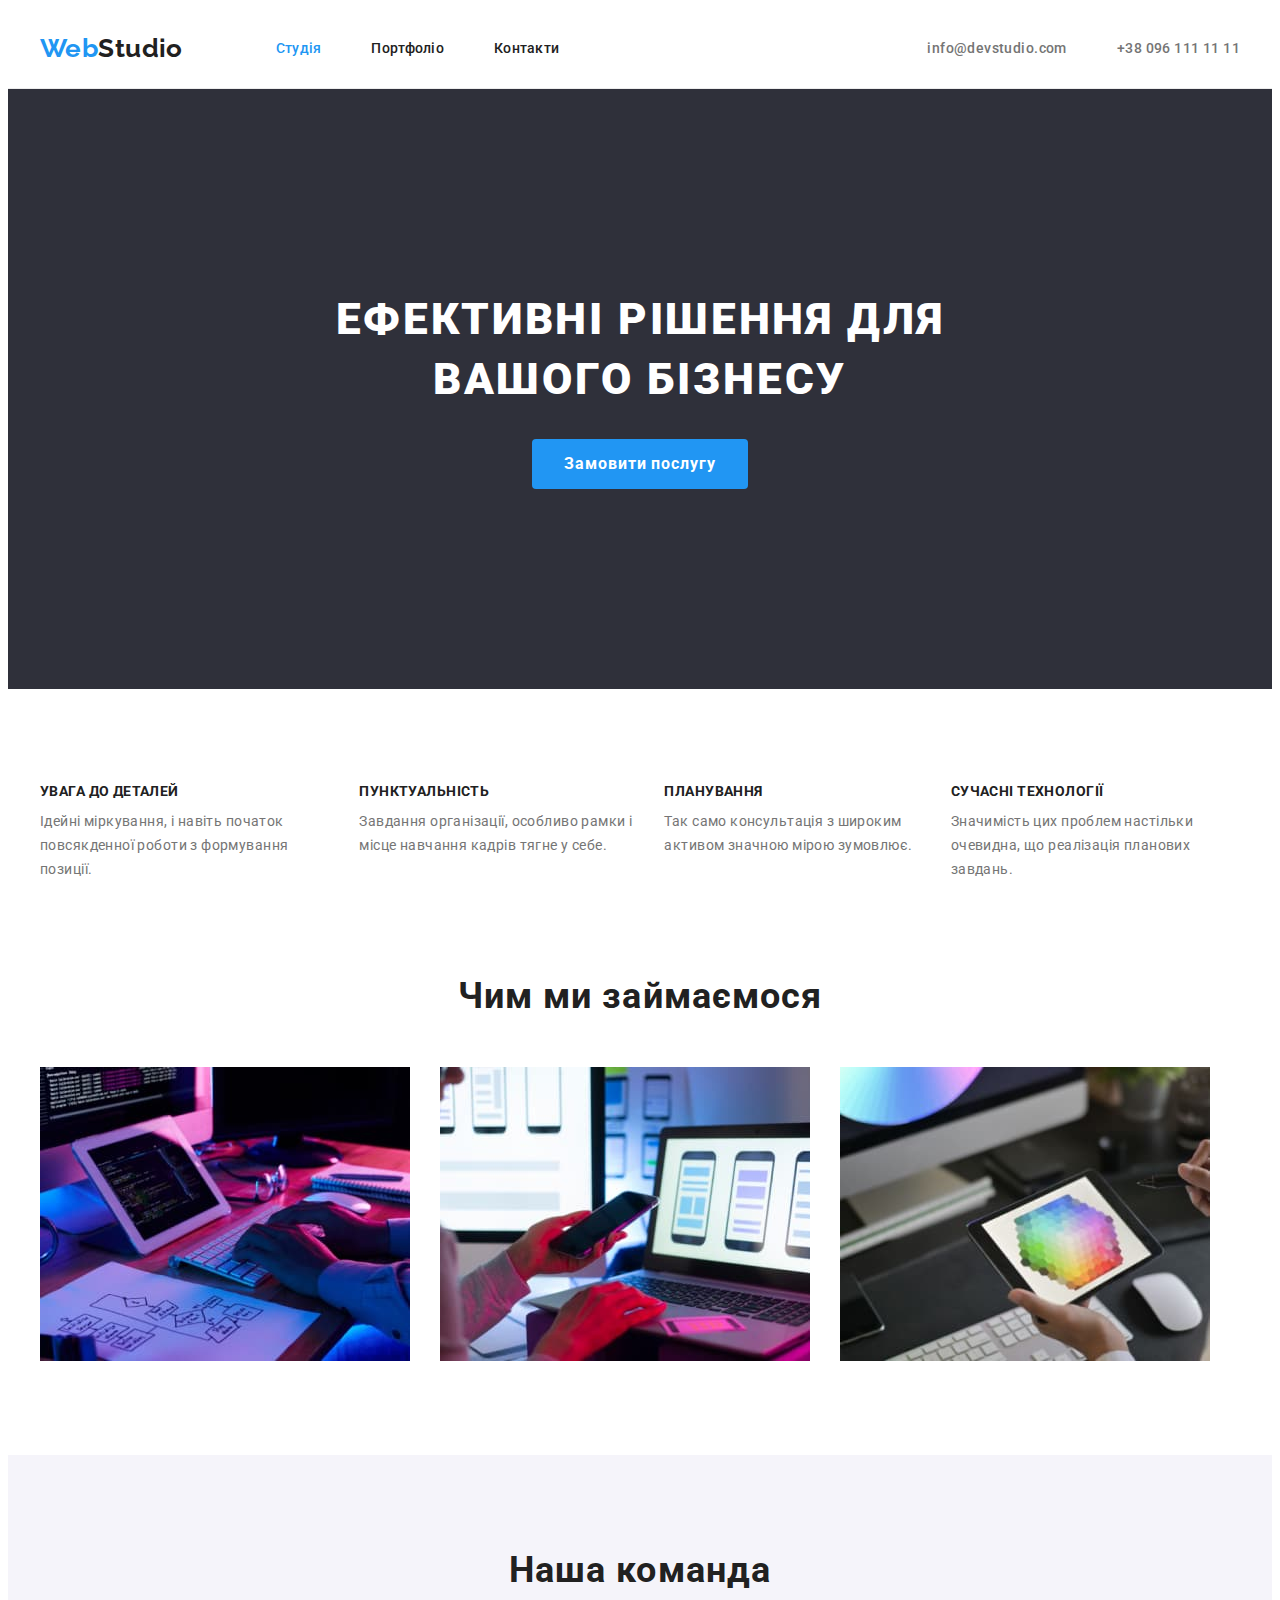
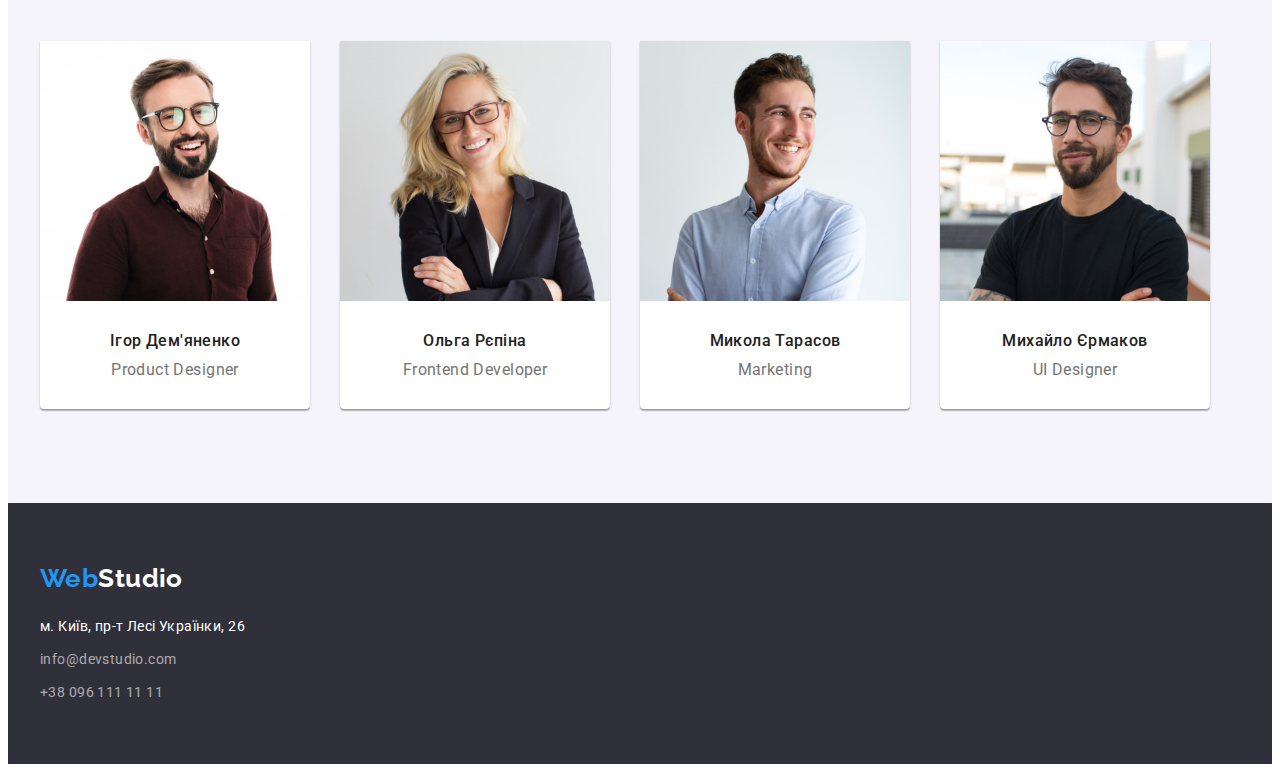
<file: index.html>
<!DOCTYPE html>
<html lang="uk">
  <head>
    <meta charset="UTF-8" />
    <meta http-equiv="X-UA-Compatible" content="IE=edge" />
    <meta name="viewport" content="width=device-width, initial-scale=1.0" />
    <title>Студія</title>
    <link rel="preconnect" href="https://fonts.googleapis.com" />
    <link rel="preconnect" href="https://fonts.gstatic.com" crossorigin />
    <link
      href="https://fonts.googleapis.com/css2?family=Raleway:wght@700&family=Roboto:wght@400;500;700;900&display=swap"
      rel="stylesheet"
    />
    <link
      rel="stylesheet"
      href="https://cdnjs.cloudflare.com/ajax/libs/modern-normalize/1.1.0/modern-normalize.min.css"
      integrity="sha512-wpPYUAdjBVSE4KJnH1VR1HeZfpl1ub8YT/NKx4PuQ5NmX2tKuGu6U/JRp5y+Y8XG2tV+wKQpNHVUX03MfMFn9Q=="
      crossorigin="anonymous"
      referrerpolicy="no-referrer"
    />
    <link rel="stylesheet" href="./css/styles.css" />
  </head>

  <body>
    <!-- Шапка сайту -->
    <header class="menu">
      <div class="main-nav container">
        <nav class="navi">
          <a class="logo link" href="./index.html">Web<span class="logo-text-header">Studio</span></a>

          <ul class="navi-items list">
            <li class="item">
              <a class="header-link current" href="./index.html">Студія</a>
            </li>
            <li class="item">
              <a class="header-link" href="./portfolio.html">Портфоліо</a>
            </li>
            <li class="item"><a class="header-link" href="#">Контакти</a></li>
          </ul>
        </nav>

        <ul class="navi-contacts list">
          <li class="item">
            <a class="navi-link" href="mailto:info@devstudio.com">info@devstudio.com</a>
          </li>
          <li class="item">
            <a class="navi-link" href="tel:+380961111111">+38 096 111 11 11</a>
          </li>
        </ul>
      </div>
    </header>

    <main>
      <!-- Герой -->
      <section class="hero">
        <div class="container">
          <h1 class="hero-title capitalize">Ефективні рішення для вашого бізнесу</h1>
          <button class="btn-primary" type="button">Замовити послугу</button>
        </div>
      </section>

      <!-- Особливості -->
      <section class="features section">
        <div class="container">
          <h2 class="visually-hidden">Наші особливості</h2>
          <ul class="features-list list">
            <li class="features-item">
              <h3 class="features-title capitalize">Увага до деталей</h3>
              <p class="features-desc">Ідейні міркування, і навіть початок повсякденної роботи з формування позиції.</p>
            </li>
            <li class="features-item">
              <h3 class="features-title capitalize">Пунктуальність</h3>
              <p class="features-desc">Завдання організації, особливо рамки і місце навчання кадрів тягне у себе.</p>
            </li>
            <li class="features-item">
              <h3 class="features-title capitalize">Планування</h3>
              <p class="features-desc">Так само консультація з широким активом значною мірою зумовлює.</p>
            </li>
            <li class="features-item">
              <h3 class="features-title capitalize">Сучасні технології</h3>
              <p class="features-desc">Значимість цих проблем настільки очевидна, що реалізація планових завдань.</p>
            </li>
          </ul>
        </div>
      </section>

      <!-- Чим ми займаємося -->
      <section class="activities section">
        <div class="container">
          <h2 class="section-title">Чим ми займаємося</h2>
          <ul class="activities-list list">
            <li class="activities-item">
              <img class="activities-img" src="./images/box1.jpg" alt="Верстка макету" width="370" height="294" />
            </li>
            <li class="activities-item">
              <img
                class="activities-img"
                src="./images/box2.jpg"
                alt="Адаптація для гаджетів"
                width="370"
                height="294"
              />
            </li>
            <li class="activities-item">
              <img class="activities-img" src="./images/box3.jpg" alt="Стилізація сайту" width="370" height="294" />
            </li>
          </ul>
        </div>
      </section>

      <!-- Наша команда -->
      <section class="team section">
        <div class="container">
          <h2 class="section-title">Наша команда</h2>
          <ul class="team-list list">
            <li class="team-item">
              <img class="team-img" src="./images/member1.jpg" width="270" height="260" alt="Ігор Дем'яненко" />
              <div class="team-desc">
                <h3 class="team-name">Ігор Дем'яненко</h3>
                <p class="team-role">Product Designer</p>
              </div>
            </li>
            <li class="team-item">
              <img class="team-img" src="./images/member2.jpg" width="270" height="260" alt="Ольга Рєпіна" />
              <div class="team-desc">
                <h3 class="team-name">Ольга Рєпіна</h3>
                <p class="team-role">Frontend Developer</p>
              </div>
            </li>
            <li class="team-item">
              <img class="team-img" src="./images/member3.jpg" width="270" height="260" alt="Микола Тарасов" />
              <div class="team-desc">
                <h3 class="team-name">Микола Тарасов</h3>
                <p class="team-role">Marketing</p>
              </div>
            </li>
            <li class="team-item">
              <img class="team-img" src="./images/member4.jpg" width="270" height="260" alt="Михайло Єрмаков" />
              <div class="team-desc">
                <h3 class="team-name">Михайло Єрмаков</h3>
                <p class="team-role">UI Designer</p>
              </div>
            </li>
          </ul>
        </div>
      </section>
    </main>

    <!-- Підвал -->
    <footer class="footer">
      <div class="container">
        <a class="logo" href="./index.html">Web<span class="logo-text-footer">Studio</span></a>
        <address class="footer-contacts">
          <ul class="address-list list">
            <li class="address-item">
              <a
                class="address-link"
                href="https://goo.gl/maps/n3ZvedRcKPrbeR4S9"
                target="_blank"
                rel="noreferrer noopener nofollow"
                >м. Київ, пр-т Лесі Українки, 26</a
              >
            </li>
            <li class="address-item">
              <a class="footer-link" href="mailto:info@devstudio.com">info@devstudio.com</a>
            </li>
            <li class="address-item">
              <a class="footer-link" href="tel:+380961111111">+38 096 111 11 11</a>
            </li>
          </ul>
        </address>
      </div>
    </footer>
  </body>
</html>
</file>
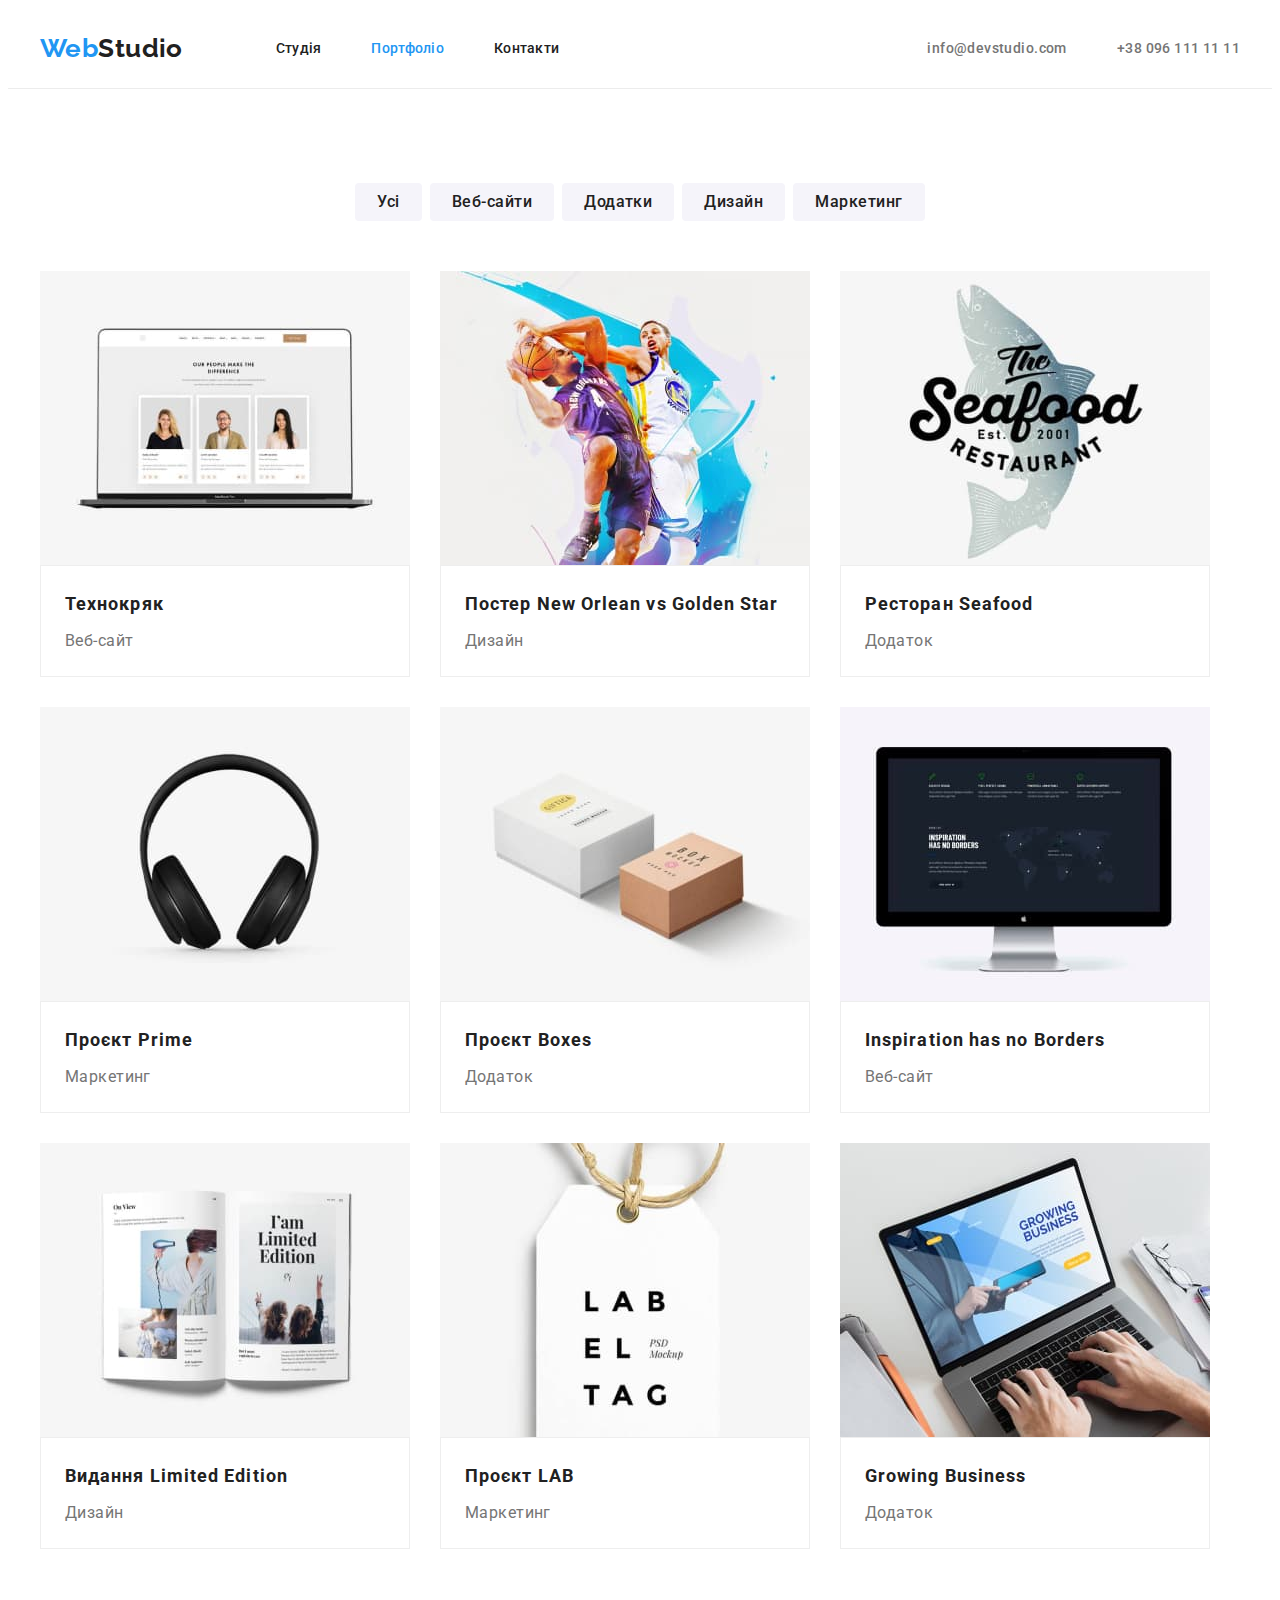
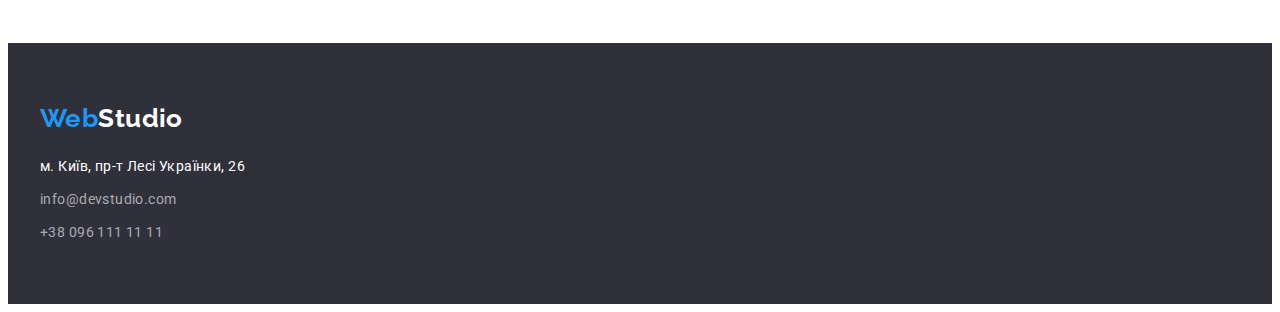
<file: portfolio.html>
<!DOCTYPE html>
<html lang="uk">
  <head>
    <meta charset="UTF-8" />
    <meta http-equiv="X-UA-Compatible" content="IE=edge" />
    <meta name="viewport" content="width=device-width, initial-scale=1.0" />
    <title>Портфоліо</title>
    <link rel="preconnect" href="https://fonts.googleapis.com" />
    <link rel="preconnect" href="https://fonts.gstatic.com" crossorigin />
    <link
      href="https://fonts.googleapis.com/css2?family=Raleway:wght@700&family=Roboto:wght@400;500;700;900&display=swap"
      rel="stylesheet"
    />
    <link
      rel="stylesheet"
      href="https://cdnjs.cloudflare.com/ajax/libs/modern-normalize/1.1.0/modern-normalize.min.css"
      integrity="sha512-wpPYUAdjBVSE4KJnH1VR1HeZfpl1ub8YT/NKx4PuQ5NmX2tKuGu6U/JRp5y+Y8XG2tV+wKQpNHVUX03MfMFn9Q=="
      crossorigin="anonymous"
      referrerpolicy="no-referrer"
    />
    <link rel="stylesheet" href="./css/styles.css" />
  </head>
  <body>
    <!-- Шапка сайту -->
    <header class="menu">
      <div class="main-nav container">
        <nav class="navi">
          <a class="logo link" href="./index.html">Web<span class="logo-text-header">Studio</span></a>

          <ul class="navi-items list">
            <li class="item">
              <a class="header-link" href="./index.html">Студія</a>
            </li>
            <li class="item">
              <a class="header-link current" href="./portfolio.html">Портфоліо</a>
            </li>
            <li class="item"><a class="header-link" href="">Контакти</a></li>
          </ul>
        </nav>

        <ul class="navi-contacts list">
          <li class="item">
            <a class="navi-link" href="mailto:info@devstudio.com">info@devstudio.com</a>
          </li>
          <li class="item">
            <a class="navi-link" href="tel:+380961111111">+38 096 111 11 11</a>
          </li>
        </ul>
      </div>
    </header>

    <main>
      <section class="portfolio section">
        <div class="container">
          <h1 class="visually-hidden">Наші проєкти</h1>
          <ul class="filter-items list">
            <li class="item">
              <button type="button" class="btn-secondary">Усі</button>
            </li>
            <li class="item">
              <button type="button" class="btn-secondary">Веб-сайти</button>
            </li>
            <li class="item">
              <button type="button" class="btn-secondary">Додатки</button>
            </li>
            <li class="item">
              <button type="button" class="btn-secondary">Дизайн</button>
            </li>
            <li class="item">
              <button type="button" class="btn-secondary">Маркетинг</button>
            </li>
          </ul>

          <ul class="cards list">
            <li class="card">
              <img class="card-img" src="./images/project1.jpg" width="370" height="294" alt="Технокряк" />

              <div class="card-desc">
                <h2 class="card-title">Технокряк</h2>
                <p class="card-type">Веб-сайт</p>
              </div>
            </li>

            <li class="card">
              <img
                class="card-img"
                src="./images/project2.jpg"
                width="370"
                height="294"
                alt="Постер New Orlean vs Golden Star"
              />

              <div class="card-desc">
                <h2 class="card-title">Постер New Orlean vs Golden Star</h2>
                <p class="card-type">Дизайн</p>
              </div>
            </li>

            <li class="card">
              <img class="card-img" src="./images/project3.jpg" width="370" height="294" alt="Ресторан Seafood" />

              <div class="card-desc">
                <h2 class="card-title">Ресторан Seafood</h2>
                <p class="card-type">Додаток</p>
              </div>
            </li>

            <li class="card">
              <img class="card-img" src="./images/project4.jpg" width="370" height="294" alt="Проєкт Prime" />

              <div class="card-desc">
                <h2 class="card-title">Проєкт Prime</h2>
                <p class="card-type">Маркетинг</p>
              </div>
            </li>

            <li class="card">
              <img class="card-img" src="./images/project5.jpg" width="370" height="294" alt="Проєкт Boxes" />

              <div class="card-desc">
                <h2 class="card-title">Проєкт Boxes</h2>
                <p class="card-type">Додаток</p>
              </div>
            </li>

            <li class="card">
              <img
                class="card-img"
                src="./images/project6.jpg"
                width="370"
                height="294"
                alt="Inspiration has no Borders"
              />

              <div class="card-desc">
                <h2 class="card-title">Inspiration has no Borders</h2>
                <p class="card-type">Веб-сайт</p>
              </div>
            </li>

            <li class="card">
              <img
                class="card-img"
                src="./images/project7.jpg"
                width="370"
                height="294"
                alt="Видання Limited Edition"
              />

              <div class="card-desc">
                <h2 class="card-title">Видання Limited Edition</h2>
                <p class="card-type">Дизайн</p>
              </div>
            </li>

            <li class="card">
              <img class="card-img" src="./images/project8.jpg" width="370" height="294" alt="Проєкт LAB" />

              <div class="card-desc">
                <h2 class="card-title">Проєкт LAB</h2>
                <p class="card-type">Маркетинг</p>
              </div>
            </li>

            <li class="card">
              <img class="card-img" src="./images/project9.jpg" width="370" height="294" alt="Growing Business" />

              <div class="card-desc">
                <h2 class="card-title">Growing Business</h2>
                <p class="card-type">Додаток</p>
              </div>
            </li>
          </ul>
        </div>
      </section>
    </main>

    <!-- Підвал -->
    <footer class="footer">
      <div class="container">
        <a class="logo" href="./index.html">Web<span class="logo-text-footer">Studio</span></a>
        <address class="footer-contacts">
          <ul class="address-list list">
            <li class="address-item">
              <a
                class="address-link"
                href="https://goo.gl/maps/n3ZvedRcKPrbeR4S9"
                target="_blank"
                rel="noreferrer noopener nofollow"
                >м. Київ, пр-т Лесі Українки, 26</a
              >
            </li>
            <li class="address-item">
              <a class="footer-link" href="mailto:info@devstudio.com">info@devstudio.com</a>
            </li>
            <li class="address-item">
              <a class="footer-link" href="tel:+380961111111">+38 096 111 11 11</a>
            </li>
          </ul>
        </address>
      </div>
    </footer>
  </body>
</html>
</file>
<file: css/styles.css>
/* 2196F3 blue logo color */
/* 000000 black logo color */
/* FFFFFF white main bgd color */
/* 212121 main font color */
/* 757575 tel color */
/* 757575 p color */

:root {
  --main-font-color: #212121;
  --main-bgd-color: #ffffff;
  --paragraph-color: #757575;
  --primary-logo-color: #2196f3;
  --contacts-color: rgba(255, 255, 255, 0.6);
  --btn-secondary-color: #f5f4fa;
  --btn-active-color: #188ce8;
  --card-border-color: #eeeeee;
  --footer-bgd-color: #2f303a;
  --border-color: #ececec;
}

body {
  background-color: var(--main-bgd-color);
  color: var(--main-font-color);
  font-family: 'Roboto', sans-serif;
  font-size: 14px;
  letter-spacing: 0.03em;
}

h1,
h2,
h3,
h4,
h5,
h6,
p {
  margin: 0;
}

img {
  display: block;
  max-width: 100%;
  height: auto;
}

.visually-hidden {
  position: absolute;
  width: 1px;
  height: 1px;
  margin: -1px;
  border: 0;
  padding: 0;
  white-space: nowrap;
  clip-path: inset(100%);
  clip: rect(0 0 0 0);
  overflow: hidden;
}

.list {
  margin: 0;
  padding-left: 0;
  list-style: none;
}

.section {
  padding-top: 94px;
  padding-bottom: 94px;
}

.container {
  width: 1200px;
  margin: 0 auto;
  padding: 0 15px;
}

.capitalize {
  text-transform: uppercase;
}

/* Стилі шапки */
.menu {
  border-bottom: 1px solid var(--border-color);
}

.main-nav > .navi {
  display: flex;
  align-items: center;
}

.navi > .navi-items {
  display: flex;
}

.main-nav > .navi-contacts {
  display: flex;
  margin-left: auto;
}

.item > .navi-link {
  display: block;
  padding-top: 32px;
  padding-bottom: 32px;
}

.main-nav {
  display: flex;
  align-items: center;
}

.navi-items > .item:not(:last-child) {
  margin-right: 50px;
}

.navi-contacts > .item:not(:last-child) {
  margin-right: 50px;
}

.logo {
  color: var(--primary-logo-color);
  font-family: 'Raleway', sans-serif;
  font-weight: 700;
  font-size: 26px;
  line-height: calc(31 / 26);
  text-decoration: none;
}

.navi > .logo {
  display: block;
  margin-right: 93px;
}

.logo-text-header {
  color: var(--main-font-color);
}

.item > .header-link {
  display: block;
  padding-top: 32px;
  padding-bottom: 32px;

  font-weight: 500;
  line-height: calc(16 / 14);
  letter-spacing: 0.02em;
  text-decoration: none;
}

.item > .header-link:link,
.item > .header-link:visited {
  color: var(--main-font-color);
}

.item > .header-link:hover,
.item > .header-link:focus {
  color: var(--primary-logo-color);
}

.item > .header-link.current {
  color: var(--primary-logo-color);
}

.item > .navi-link {
  color: var(--paragraph-color);
  font-weight: 500;
  text-decoration: none;
}

.item > .navi-link:hover,
.item > .navi-link:focus {
  color: var(--primary-logo-color);
}

/* Стилі героя */
.hero {
  padding: 200px 0;

  background-color: var(--footer-bgd-color);
  text-align: center;
}

.hero-title {
  display: inline-block;

  width: 696px;
  margin-bottom: 30px;
  color: var(--main-bgd-color);
  font-weight: 900;
  font-size: 44px;
  line-height: calc(60 / 44);
  letter-spacing: 0.06em;
}

/* Button-primary */
.btn-primary {
  display: block;
  margin: 0 auto;
  padding: 10px 32px;

  font-family: inherit;
  color: var(--main-bgd-color);
  background-color: var(--primary-logo-color);
  font-weight: 700;
  font-size: 16px;
  line-height: calc(30 / 16);
  letter-spacing: 0.06em;
  border-radius: 4px;
  border: none;
  cursor: pointer;
}

.btn-primary:active {
  background-color: var(--btn-active-color);
}

/* Стилі заголовків секцій */
.section-title {
  margin-bottom: 50px;

  font-size: 36px;
  line-height: calc(42 / 36);
  text-align: center;
  letter-spacing: 0.03em;
}

/* Стилі особливостей */
.features-list {
  display: flex;
}

.features-list > .features-item:not(:last-child) {
  margin-right: 30px;
}

.features-title {
  margin-bottom: 10px;

  font-size: 14px;
  line-height: calc(16 / 14);
}

.features-desc {
  color: var(--paragraph-color);
  line-height: calc(24 / 14);
}

/* Чим ми займаємося */
.activities {
  padding-top: 0;
}

.activities-list {
  display: flex;
}

.activities-list > .activities-item:not(:last-child) {
  margin-right: 30px;
}

/* Стилі нашої команди */
.team {
  background-color: var(--btn-secondary-color);
}

.team-list {
  display: flex;
}

.team-list > .team-item {
  background-color: var(--main-bgd-color);
  box-shadow: 0px 1px 3px rgba(0, 0, 0, 0.12), 0px 1px 1px rgba(0, 0, 0, 0.14), 0px 2px 1px rgba(0, 0, 0, 0.2);
  border-radius: 0px 0px 4px 4px;
}

.team-list > .team-item:not(:last-child) {
  margin-right: 30px;
}

.team-desc {
  padding: 30px 0;
}

.team-name {
  margin-bottom: 10px;

  font-weight: 500;
  font-size: 16px;
  line-height: calc(19 / 16);
  text-align: center;
}

.team-role {
  color: var(--paragraph-color);
  font-size: 16px;
  line-height: calc(19 / 16);
  text-align: center;
}

/* Стилі підвалу */
.footer {
  padding: 60px 0;

  background-color: var(--footer-bgd-color);
}

.footer .logo {
  display: inline-block;
  margin-bottom: 20px;
}

.logo-text-footer {
  color: var(--main-bgd-color);
}

.address-list > .address-item:not(:last-child) {
  margin-bottom: 9px;
}

.address-item > .address-link {
  color: var(--main-bgd-color);
  font-style: normal;
  font-weight: 400;
  line-height: calc(24 / 14);
  text-decoration: none;
}

.address-item > .address-link:hover,
.address-item > .address-link:focus {
  color: var(--primary-logo-color);
}

.address-item > .footer-link {
  color: var(--contacts-color);
  font-style: normal;
  font-weight: 400;
  line-height: calc(24 / 14);
  text-decoration: none;
}

.address-item > .footer-link:hover,
.address-item > .footer-link:focus {
  color: var(--primary-logo-color);
}

/* ---------Портфоліо---------- */
/* btn-secondary */
.filter-items {
  display: flex;
  justify-content: center;
  margin-bottom: 50px;
}

.filter-items > .item:not(:last-child) {
  margin-right: 8px;
}

.btn-secondary {
  padding: 6px 22px;

  font-family: inherit;
  color: var(--main-font-color);
  background-color: var(--btn-secondary-color);
  font-weight: 500;
  font-size: 16px;
  line-height: calc(26 / 16);
  letter-spacing: 0.03em;
  border-radius: 4px;
  border: none;
  cursor: pointer;
}

.btn-secondary:hover,
.btn-secondary:focus {
  color: var(--main-bgd-color);
  background-color: var(--primary-logo-color);
}

.cards {
  display: flex;
  flex-wrap: wrap;
}

.card {
  margin-right: 30px;
  margin-bottom: 30px;
}

.cards > .card:nth-child(3n) {
  margin-right: 0;
}

.cards > .card:nth-last-child(-n + 3) {
  margin-bottom: 0;
}

.card-desc {
  padding: 20px 24px;
  border: solid 1px var(--card-border-color);
}

/* Стилі заголовків портфоліо */
.card-title {
  margin-bottom: 4px;
  font-size: 18px;
  line-height: calc(36 / 18);
  letter-spacing: 0.06em;
}

.card-type {
  color: var(--paragraph-color);
  font-size: 16px;
  line-height: calc(30 / 16);
}
</file>
